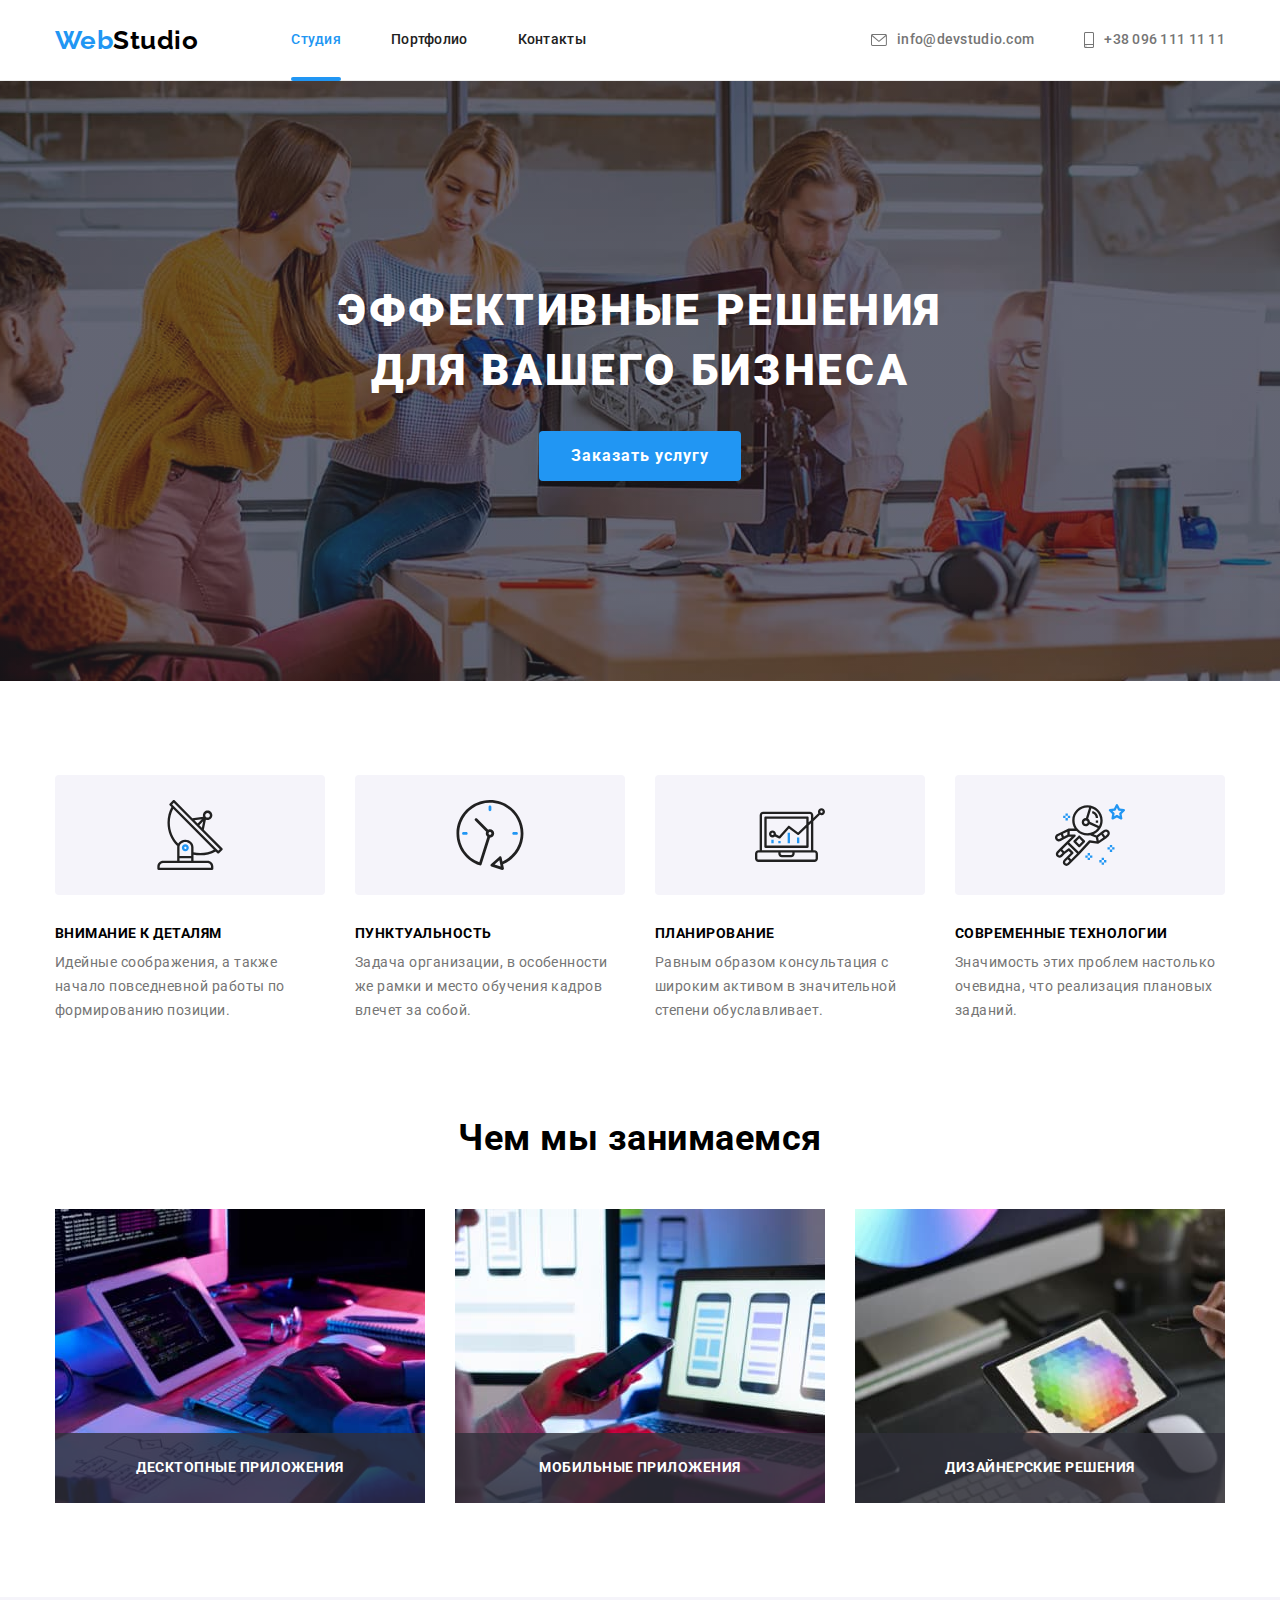
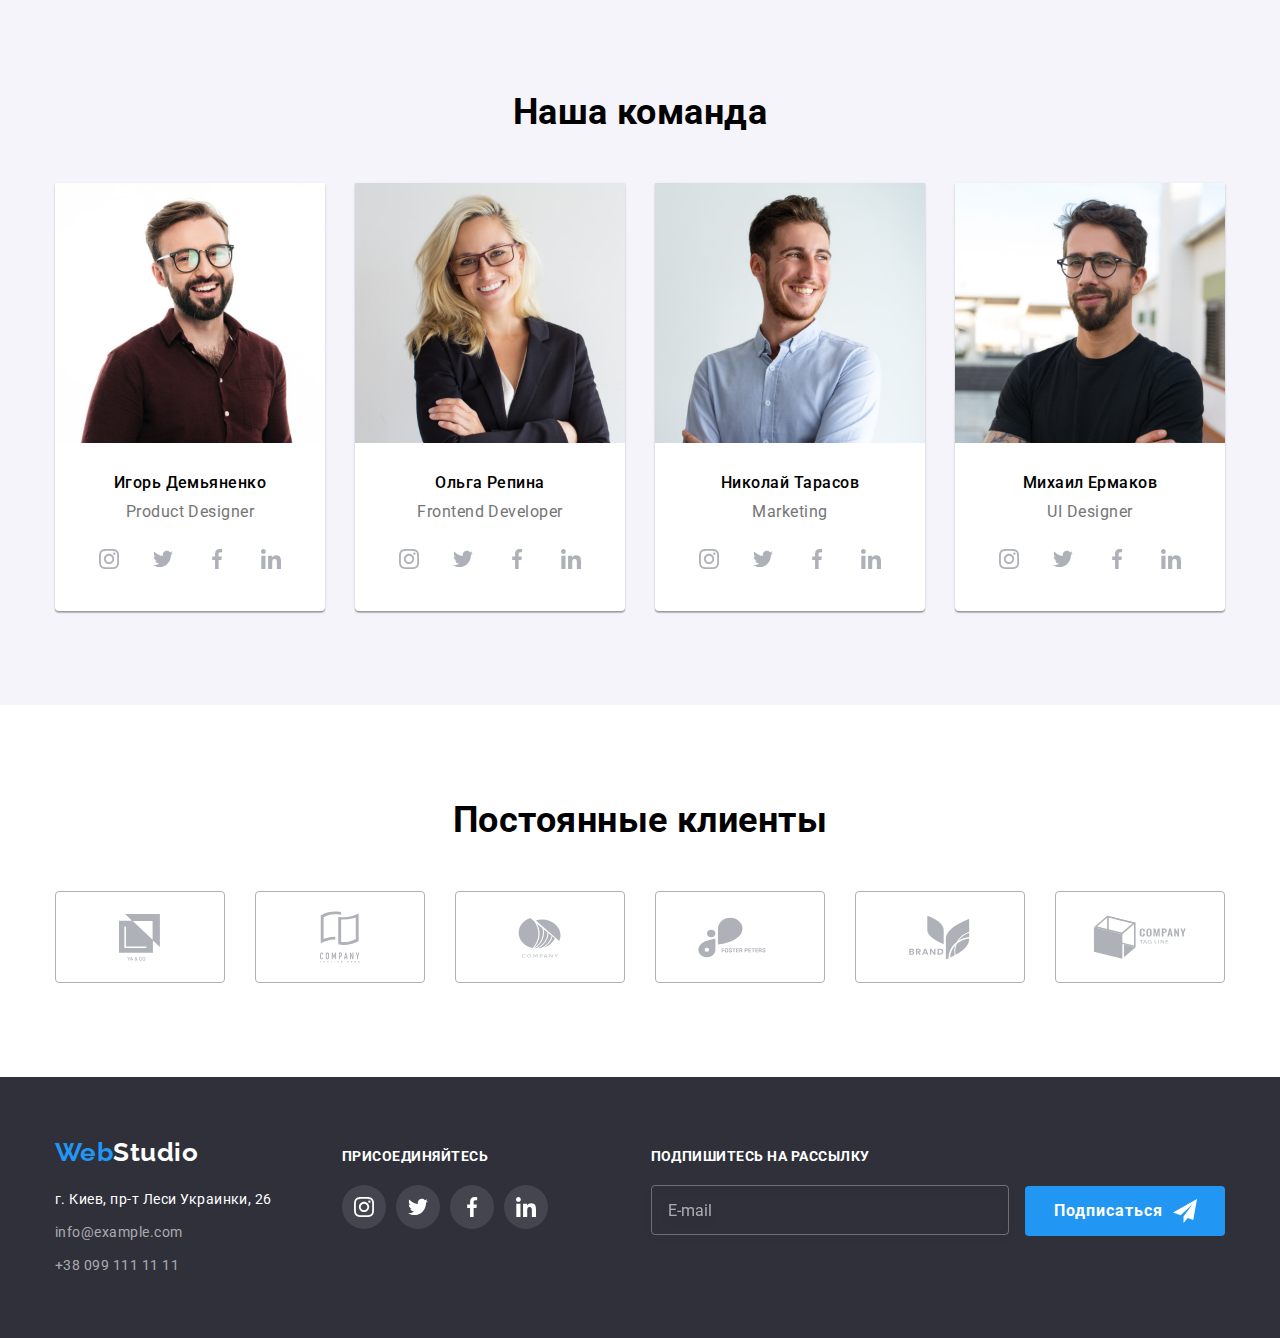
<file: index.html>
<!DOCTYPE html>
<html lang="ru">
<head>
    <meta charset="UTF-8">
    <meta http-equiv="X-UA-Compatible" content="IE=edge">
    <meta name="viewport" content="width=device-width, initial-scale=1.0">
    <title>WebStudio</title>
    <link rel="preconnect" href="https://fonts.gstatic.com">
    <link href="https://fonts.googleapis.com/css2?family=Raleway:wght@700&family=Roboto:wght@400;500;700;900&display=swap"
        rel="stylesheet">
    <link rel="stylesheet" href="https://cdnjs.cloudflare.com/ajax/libs/modern-normalize/1.0.0/modern-normalize.min.css">
    <link rel="stylesheet" href="./css/styles.css">
</head>
<body>
    <!-- шапка-->
    <header class="header">
        <div class="head-cont container">
            <nav class="nav">
            <a href="/" lang="en" class="logo link">Web<span class="logo studio">Studio</span></a>
                <ul class="site-nav list">
                    <li class="item">
                        <a href="./index.html" class="link current">Студия</a>
                    </li>
                    <li class="item">
                        <a href="./portfolio.html" class="link">Портфолио</a>
                    </li>
                    <li class="item">
                        <a href="" class="link">Контакты</a>
                    </li>
                </ul>
            </nav>
            <ul class="contacts list">
                <li class="contacts item">
                    <a href="mailto:info@devstudio.com" class="link">
                        <svg class="icon" width="16" height="12">
                            <use href="./images/icons/icons.svg#icon-mail"></use>
                        </svg>
                        info@devstudio.com
                    </a>
                </li>
                <li class="contacts item">
                    <a href="tel:+380961111111" class="link">
                        <svg class="icon" width="10" height="16">
                            <use href="./images/icons/icons.svg#icon-tel"></use>
                        </svg>
                        +38 096 111 11 11</a>
                </li>
            </ul>
        </div>
    </header>
    
    <!-- основа -->
    <main>
        <!-- банер -->
        <section class="hero">
            <div class="container">
                <h1 class="hero-title">Эффективные решения <br> для вашего бизнеса</h1>
                <button data-modal-open type="button" class="button primary">Заказать услугу</button>
            </div>
        </section>
        
        <!-- Преимущества студии -->
        <section class="section">
            <div class="advantages container">
                <h2 class="section-title hidden">Преимущества студии</h2>
                <ul class="advantages list">
                    <li class="advantages item">
                        <div class="thumb">
                            <svg class="icon" width="70" height="70">
                                <use href="./images/icons/icons.svg#icon-antenna"></use>
                            </svg>
                        </div>
                        <h3 class="title">Внимание к деталям</h3>
                        <p class="text">Идейные соображения, а также начало повседневной работы по формированию позиции.</p>
                    </li>
                    <li class="advantages item">
                        <div class="thumb">
                            <svg class="icon" width="70" height="70">
                                <use href="./images/icons/icons.svg#icon-clock"></use>
                            </svg>
                        </div>
                        <h3 class="title">Пунктуальность</h3>
                        <p class="text">Задача организации, в особенности же рамки и место обучения кадров влечет за собой.</p>
                    </li>
                    <li class="advantages item">
                        <div class="thumb">
                            <svg class="icon" width="70" height="70">
                                <use href="./images/icons/icons.svg#icon-diagram"></use>
                            </svg>
                        </div>
                        <h3 class="title">Планирование</h3>
                        <p class="text">Равным образом консультация с широким активом в значительной степени обуславливает.</p>
                    </li>
                    <li class="advantages item">
                        <div class="thumb">
                            <svg class="icon" width="70" height="70">
                                <use href="./images/icons/icons.svg#icon-astronaut"></use>
                            </svg>
                        </div>
                        <h3 class="title">Современные технологии</h3>
                        <p class="text">Значимость этих проблем настолько очевидна, что реализация плановых заданий.</p>
                    </li>
                </ul>
            </div>
        </section>

        <!-- Чем мы занимаемся -->
        <section class="proccess section">
            <div class="proccess container">
                <h2 class="section-title">Чем мы занимаемся</h2>
                <ul class="proccess list">
                    <li class="proccess item">
                        <img src="./images/devblockone.jpg" alt="developing process">
                        <p class="proccess text">Десктопные приложения</p>
                    </li>
                    <li class="proccess item">
                        <img src="./images/devblockotwo.jpg" alt="developing process">
                        <p class="proccess text">Мобильные приложения</p>
                    </li>
                    <li class="proccess item">
                        <img src="./images/devblockthree.jpg" alt="developing process">
                        <p class="proccess text">Дизайнерские решения</p>
                    </li>
                </ul>
            </div>
        </section>

        <!-- наша команда -->
        <section class="team section">
            <div class=" team container">
                <h2 class="section-title">Наша команда</h2>
                <ul class="team list">
                    <li class="team list-item">
                        <img src="./images/product-designer.jpg" alt="Product Designer photo">
                        <div class="team card">
                            <h3 class="title">Игорь Демьяненко</h3>
                            <p lang="en" class="text">Product Designer</p>
                            <ul class="media list">
                                <li class="media item">
                                    <a href="/" class="media link">
                                        <svg class="icon" width="20" height="20">
                                            <use href="./images/icons/icons.svg#icon-instagram"></use>
                                        </svg>
                                    </a>
                                </li>
                                <li class="media item">
                                    <a href="/" class="media link">
                                        <svg class="icon" width="20" height="20">
                                            <use href="./images/icons/icons.svg#icon-twitter"></use>
                                        </svg>
                                    </a>
                                </li>
                                <li class="media item">
                                    <a href="/" class="media link">
                                        <svg class="icon" width="20" height="20">
                                            <use href="./images/icons/icons.svg#icon-facebook"></use>
                                        </svg>
                                    </a>
                                </li>
                                <li class="media item">
                                    <a href="/" class="media link">
                                        <svg class="icon" width="20" height="20">
                                            <use href="./images/icons/icons.svg#icon-linkedin"></use>
                                        </svg>
                                    </a>
                                </li>
                            </ul>
                        </div>
                    </li>
                    <li class="team list-item">
                        <img src="./images/frontend-developer.jpg" alt="Frontend Developer photo">
                        <div class="team card">
                            <h3 class="title">Ольга Репина</h3>
                            <p lang="en" class="text">Frontend Developer</p>
                            <ul class="media list">
                                <li class="media item">
                                    <a href="/" class="media link">
                                        <svg class="icon" width="20" height="20">
                                            <use href="./images/icons/icons.svg#icon-instagram"></use>
                                        </svg>
                                    </a>
                                </li>
                                <li class="media item">
                                    <a href="/" class="media link">
                                        <svg class="icon" width="20" height="20">
                                            <use href="./images/icons/icons.svg#icon-twitter"></use>
                                        </svg>
                                    </a>
                                </li>
                                <li class="media item">
                                    <a href="/" class="media link">
                                        <svg class="icon" width="20" height="20">
                                            <use href="./images/icons/icons.svg#icon-facebook"></use>
                                        </svg>
                                    </a>
                                </li>
                                <li class="media item">
                                    <a href="/" class="media link">
                                        <svg class="icon" width="20" height="20">
                                            <use href="./images/icons/icons.svg#icon-linkedin"></use>
                                        </svg>
                                    </a>
                                </li>
                            </ul>
                        </div>
                    </li>
                    <li class="team list-item">
                        <img src="./images/marketing.jpg" alt="Marketing photo">
                        <div class="team card">
                            <h3 class="title">Николай Тарасов</h3>
                            <p lang="en" class="text">Marketing</p>
                            <ul class="media list">
                                <li class="media item">
                                    <a href="/" class="media link">
                                        <svg class="icon" width="20" height="20">
                                            <use href="./images/icons/icons.svg#icon-instagram"></use>
                                        </svg>
                                    </a>
                                </li>
                                <li class="media item">
                                    <a href="/" class="media link">
                                        <svg class="icon" width="20" height="20">
                                            <use href="./images/icons/icons.svg#icon-twitter"></use>
                                        </svg>
                                    </a>
                                </li>
                                <li class="media item">
                                    <a href="/" class="media link">
                                        <svg class="icon" width="20" height="20">
                                            <use href="./images/icons/icons.svg#icon-facebook"></use>
                                        </svg>
                                    </a>
                                </li>
                                <li class="media item">
                                    <a href="/" class="media link">
                                        <svg class="icon" width="20" height="20">
                                            <use href="./images/icons/icons.svg#icon-linkedin"></use>
                                        </svg>
                                    </a>
                                </li>
                            </ul>
                        </div>
                    </li>
                    <li class="team list-item">
                        <img src="./images/uidesigner.jpg" alt="UI Designer photo">
                        <div class="team card">
                            <h3 class="title">Михаил Ермаков</h3>
                            <p lang="en" class="text">UI Designer</p>
                            <ul class="media list">
                                <li class="media item">
                                    <a href="/" class="media link">
                                        <svg class="icon" width="20" height="20">
                                            <use href="./images/icons/icons.svg#icon-instagram"></use>
                                        </svg>
                                    </a>
                                </li>
                                <li class="media item">
                                    <a href="/" class="media link">
                                        <svg class="icon" width="20" height="20">
                                            <use href="./images/icons/icons.svg#icon-twitter"></use>
                                        </svg>
                                    </a>
                                </li>
                                <li class="media item">
                                    <a href="/" class="media link">
                                        <svg class="icon" width="20" height="20">
                                            <use href="./images/icons/icons.svg#icon-facebook"></use>
                                        </svg>
                                    </a>
                                </li>
                                <li class="media item">
                                    <a href="/" class="media link">
                                        <svg class="icon" width="20" height="20">
                                            <use href="./images/icons/icons.svg#icon-linkedin"></use>
                                        </svg>
                                    </a>
                                </li>
                            </ul>
                        </div>
                    </li>
                </ul>
            </div>
        </section>

        <!-- постоянные клиенты -->
        <section class="clients section">
            <div class="clients container">
                <h2 class="section-title">Постоянные клиенты</h2>
                <ul class="clients list">
                    <li class="clients item">
                        <a href="" class="clients link">
                            <svg class="icon" width="41" height="47">
                                <use href="./images/icons/icons.svg#icon-yaco"></use>
                            </svg>
                        </a>
                    </li>
                    <li class="clients item">
                        <a href="" class="clients link">
                            <svg class="icon" width="40" height="52">
                                <use href="./images/icons/icons.svg#icon-teglineco"></use>
                            </svg>
                        </a>
                    </li>
                    <li class="clients item">
                        <a href="" class="clients link">
                            <svg class="icon" width="43" height="41">
                                <use href="./images/icons/icons.svg#icon-company"></use>
                            </svg>
                        </a>
                    </li>
                    <li class="clients item">
                        <a href="" class="clients link">
                            <svg class="icon" width="84" height="41">
                                <use href="./images/icons/icons.svg#icon-foster"></use>
                            </svg>
                        </a>
                    </li>
                    <li class="clients item">
                        <a href="" class="clients link">
                            <svg class="icon" width="63" height="45">
                                <use href="./images/icons/icons.svg#icon-brand"></use>
                            </svg>
                        </a>
                    </li>
                    <li class="clients item">
                        <a href="" class="clients link">
                            <svg class="icon" width="94" height="44">
                                <use href="./images/icons/icons.svg#icon-cotag"></use>
                            </svg>
                        </a>
                    </li>
                </ul>
            </div>
        </section>
    </main>

    <!-- Футтер -->
    <footer class="footer">
        <div class="container">
            <div class="address-cont">
                <a href="/" lang="en" class="logo link">Web<span class="logo studio">Studio</span></a>
                <address class="address">
                    <p class="address text">г. Киев, пр-т Леси Украинки, 26</p>
                    <ul class="address-contacts list">
                        <li><p class="address-contact">info@example.com</p></li>
                        <li><p class="address-contact">+38 099 111 11 11</p></li>
                    </ul>
                </address>
            </div>
            <div class="join">
                <p class="join text">присоединяйтесь</p>
                <ul class="join list">
                    <li class="join item">
                        <a href="" class="join link">
                            <svg class="icon" width="20" height="20">
                                <use href="./images/icons/icons.svg#icon-instagram"></use>
                            </svg>
                        </a>
                    </li>
                    <li class="join item">
                        <a href="" class="join link">
                            <svg class="icon" width="20" height="20">
                                <use href="./images/icons/icons.svg#icon-twitter"></use>
                            </svg>
                        </a>
                    </li>
                    <li class="join item">
                        <a href="" class="join link">
                            <svg class="icon" width="20" height="20">
                                <use href="./images/icons/icons.svg#icon-facebook"></use>
                            </svg>
                        </a>
                    </li>
                    <li class="join item">
                        <a href="" class="join link">
                            <svg class="icon" width="20" height="20">
                                <use href="./images/icons/icons.svg#icon-linkedin"></use>
                            </svg>
                        </a>
                    </li>
                </ul>
            </div>
            <form class="mail form">
                <label for="mail" class="mail text">Подпишитесь на рассылку</label>
                <input type="email" name="mail" id="mail" class="mail input" placeholder="E-mail">
                <button type="submit" class="mail button">Подписаться</button>
            </form>
        </div>
    </footer>
    
    <div data-modal class="backdrop is-hidden">
        <div class="modal">
            <button data-modal-close type="button" class="close-button">
                <svg class="close-icon" width="18" height="18">
                    <use href="./images/icons/icons.svg#icon-close"></use>
                </svg>
            </button>
            <form class="send form">
                <p class="form-title">Оставьте свои данные, мы вам перезвоним</p>
                <label for="name" class="form-label">Имя</label>
                <div class="form-field">
                    <input type="text" name="name" id="name" class="form-input">
                    <svg class="form-icon" width="18" height="18">
                        <use href="./images/icons/icons.svg#icon-user"></use>
                    </svg>
                </div>
                <label for="tel" class="form-label">Телефон</label>
                <div class="form-field">
                    <input type="tel" name="tel" id="tel" class="form-input">
                    <svg class="form-icon" width="18" height="18">
                        <use href="./images/icons/icons.svg#icon-phone"></use>
                    </svg>
                </div>
                <label for="email" class="form-label">Почта</label>
                <div class="form-field">
                    <input type="email" name="email" id="email" class="form-input">
                    <svg class="form-icon" width="18" height="18">
                        <use href="./images/icons/icons.svg#icon-email"></use>
                    </svg>
                </div>
                <label for="comment" class="form-label">Комментарий</label>
                <textarea name="comment" id="comment" placeholder="Введите текст" class="form-com"></textarea>
                <label class="form-check">
                    <input type="checkbox" name="policy" class="checkbox">
                    <span class="check-icon"></span>
                    Соглашаюсь с рассылкой и принимаю&nbsp;
                    <a href="" class="policy-link"> Условия договора</a>
                </label>
                <button type="submit" class="send button">Отправить</button>
            </form>
        </div>
    </div>

    <script src="./js/modal.js"></script>
</body>
</html>
</file>
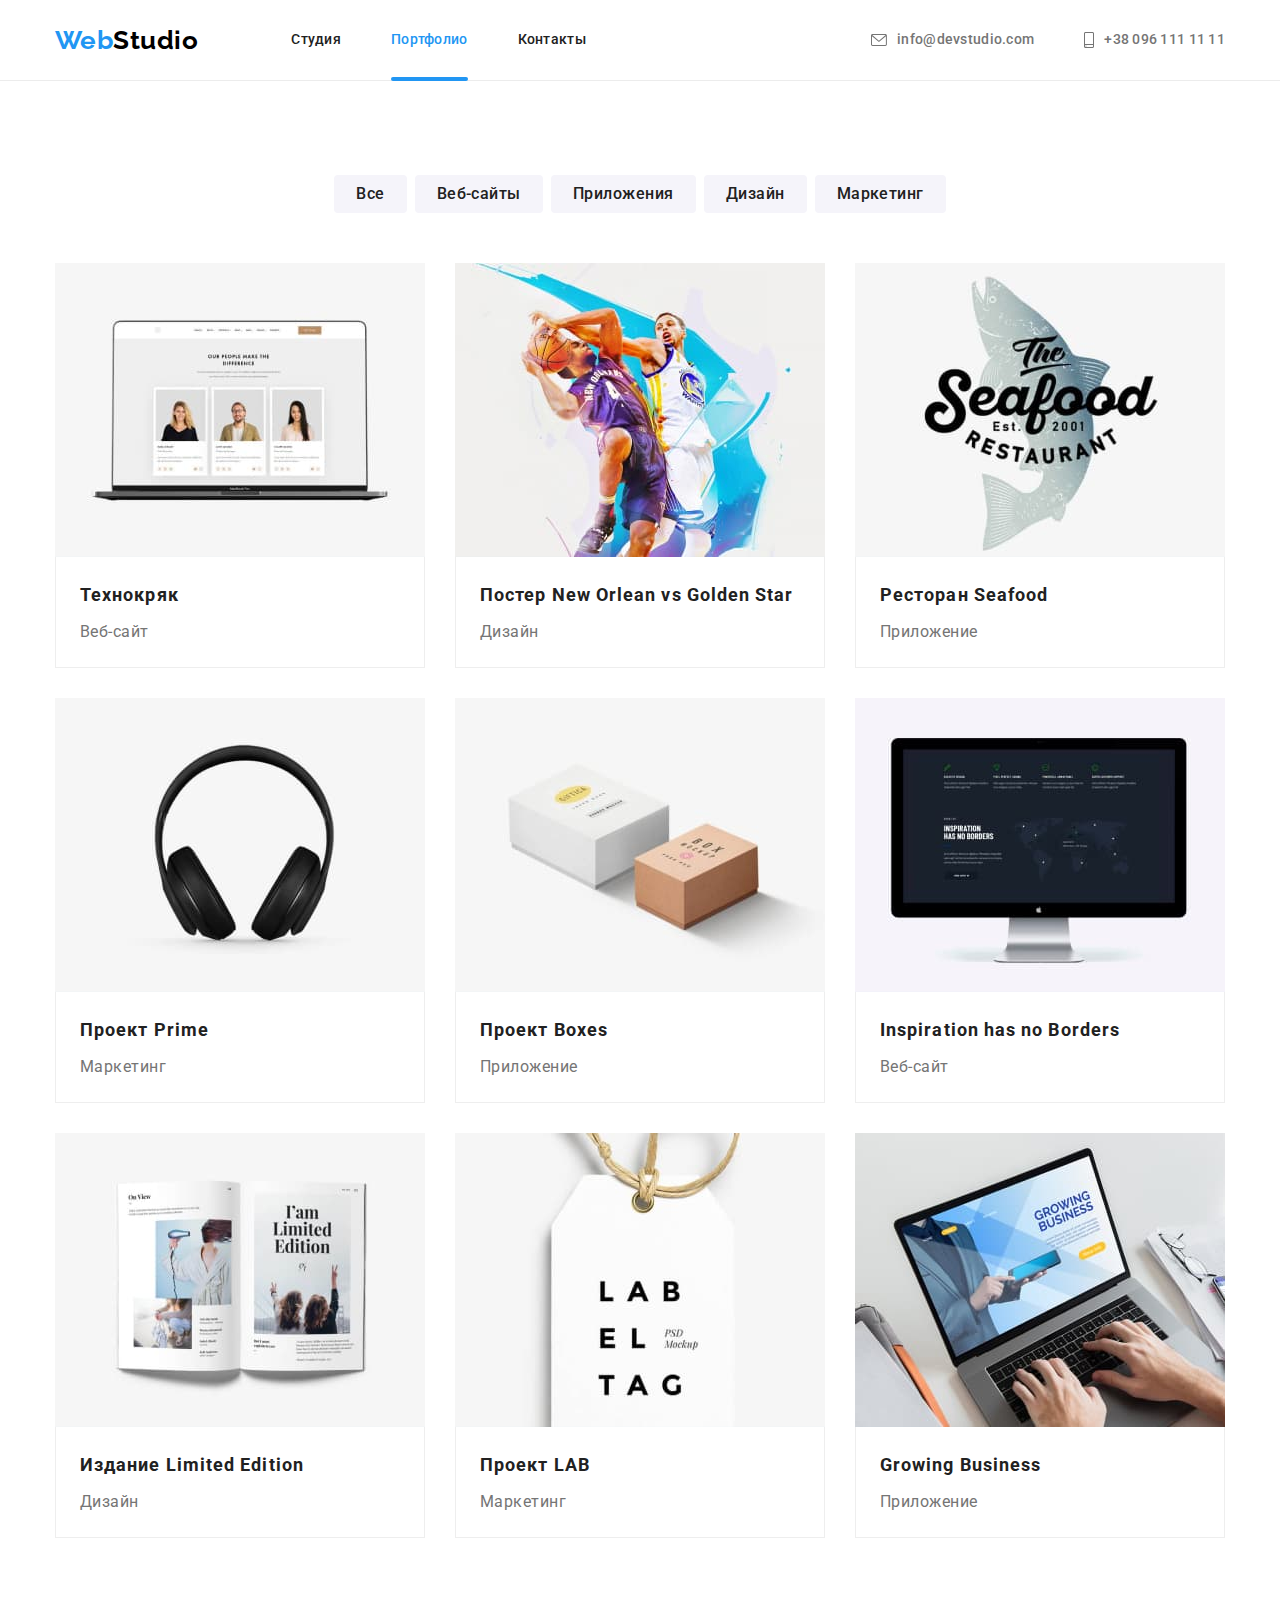
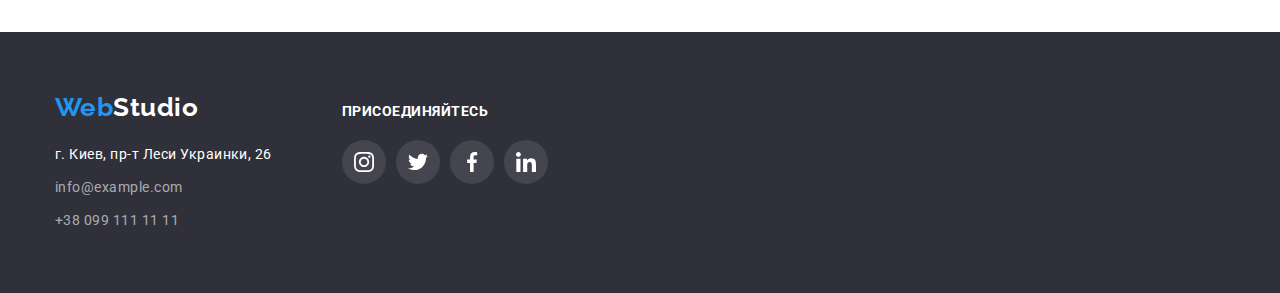
<file: portfolio.html>
<!DOCTYPE html>
<html lang="en">
<head>
    <meta charset="UTF-8">
    <meta http-equiv="X-UA-Compatible" content="IE=edge">
    <meta name="viewport" content="width=device-width, initial-scale=1.0">
    <title>Portfolio</title>
    <link rel="preconnect" href="https://fonts.gstatic.com">
    <link href="https://fonts.googleapis.com/css2?family=Raleway:wght@700&family=Roboto:wght@400;500;700;900&display=swap"
        rel="stylesheet">
    <link rel="stylesheet" href="https://cdnjs.cloudflare.com/ajax/libs/modern-normalize/1.0.0/modern-normalize.min.css">
    <link rel="stylesheet" href="./css/styles.css">
</head>
<body>
    <!-- шапка-->
    <header class="header">
        <div class="head-cont container">
            <nav class="nav">
                <a href="/" lang="en" class="logo link">Web<span class="logo studio">Studio</span></a>
                <ul class="site-nav list">
                    <li class="item">
                        <a href="./index.html" class="link">Студия</a>
                    </li>
                    <li class="item">
                        <a href="./portfolio.html" class="link current">Портфолио</a>
                    </li>
                    <li class="item">
                        <a href="" class="link">Контакты</a>
                    </li>
                </ul>
            </nav>
            <ul class="contacts list">
                <li class="contacts item">
                    <a href="mailto:info@devstudio.com" class="link">
                        <svg class="icon" width="16" height="12">
                            <use href="./images/icons/icons.svg#icon-mail"></use>
                        </svg>
                        info@devstudio.com
                    </a>
                </li>
                <li class="contacts item">
                    <a href="tel:+380961111111" class="link">
                        <svg class="icon" width="10" height="16">
                            <use href="./images/icons/icons.svg#icon-tel"></use>
                        </svg>
                        +38 096 111 11 11</a>
                </li>
            </ul>
        </div>
    </header>

    <!-- основа -->
    <main>
        <section class="section">
            <div class="portfolio container">
                <h1 class="hidden">Наши работы</h1>
                <ul class="buttons list">
                    <li class="item"><button type="button" class="button secondary">Все</button></li>
                    <li class="item"><button type="button" class="button secondary">Веб-сайты</button></li>
                    <li class="item"><button type="button" class="button secondary">Приложения</button></li>
                    <li class="item"><button type="button" class="button secondary">Дизайн</button></li>
                    <li class="item"><button type="button" class="button secondary">Маркетинг</button></li>
                </ul>
                <ul class="work list">
                <li class="work item">
                    <a href="" class="work link">
                    <div class="work overlay">
                        <img src="./images/technokryak.jpg" alt="Технокряк">
                        <p class="slide-text">Технокряк это современная площадка распространения коронавируса. Компании используют эту платформу
                            для цифрового шпионажа и атак на защищённые сервера конкурентов.
                        </p>
                    </div>
                    <div class="card">
                        <h2 class="title">Технокряк</h2>
                        <p class="text">Веб-сайт</p>
                    </div>
                    </a>
                </li>
                <li class="work item">
                    <a href="" class="work link">
                    <div class="work overlay">
                        <img src="./images/gsw.jpg" alt="Постер">
                        <p class="slide-text">Технокряк это современная площадка распространения коронавируса. Компании используют эту платформу
                            для цифрового шпионажа и атак на защищённые сервера конкурентов.
                        </p>
                    </div>
                    <div class="card">
                        <h2 class="title">Постер New Orlean vs Golden Star</h2>
                        <p class="text">Дизайн</p>
                    </div>
                     </a>
                </li>
                <li class="work item">
                    <a href="" class="work link">
                    <div class="work overlay">
                        <img src="./images/restaurant.jpg" alt="Ресторан Seafood">
                        <p class="slide-text">Технокряк это современная площадка распространения коронавируса. Компании используют эту платформу
                            для цифрового шпионажа и атак на защищённые сервера конкурентов.
                        </p>
                    </div>
                    <div class="card">
                        <h2 class="title">Ресторан Seafood</h2>
                        <p class="text">Приложение</p>
                    </div>
                    </a>
                </li>
                <li class="work item">
                    <a href="" class="work link">
                    <div class="work overlay">
                        <img src="./images/ears.jpg" alt="Проект Prime">
                        <p class="slide-text">Технокряк это современная площадка распространения коронавируса. Компании используют эту платформу
                            для цифрового шпионажа и атак на защищённые сервера конкурентов.
                        </p>
                    </div>
                    <div class="card">
                        <h2 class="title">Проект Prime</h2>
                        <p class="text">Маркетинг</p>
                    </div>
                    </a>
                </li>
                <li class="work item">
                    <a href="" class="work link">
                    <div class="work overlay">
                        <img src="./images/boxes.jpg" alt="Проект Boxes">
                        <p class="slide-text">Технокряк это современная площадка распространения коронавируса. Компании используют эту платформу
                            для цифрового шпионажа и атак на защищённые сервера конкурентов.
                        </p>
                    </div>
                    <div class="card">
                        <h2 class="title">Проект Boxes</h2>
                        <p class="text">Приложение</p>
                    </div>
                    </a>
                </li>
                <li class="work item">
                    <a href="" class="work link">
                    <div class="work overlay">
                        <img src="./images/monitor.jpg" alt="Сайт Inspiration">
                        <p class="slide-text">Технокряк это современная площадка распространения коронавируса. Компании используют эту платформу
                            для цифрового шпионажа и атак на защищённые сервера конкурентов.
                        </p>
                    </div>
                    <div class="card">
                        <h2 class="title">Inspiration has no Borders</h2>
                        <p class="text">Веб-сайт</p>
                    </div>
                    </a>
                </li>
                <li class="work item">
                    <a href="" class="work link">
                    <div class="work overlay">
                        <img src="./images/limed.jpg" alt="Издание Limited edition">
                        <p class="slide-text">Технокряк это современная площадка распространения коронавируса. Компании используют эту платформу
                            для цифрового шпионажа и атак на защищённые сервера конкурентов.
                        </p>
                    </div>
                    <div class="card">
                        <h2 class="title">Издание Limited Edition</h2>
                        <p class="text">Дизайн</p>
                    </div>
                    </a>
                </li>
                <li class="work item">
                    <a href="" class="work link">
                    <div class="work overlay">
                        <img src="./images/lab.jpg" alt="Проект Lab">
                        <p class="slide-text">Технокряк это современная площадка распространения коронавируса. Компании используют эту платформу
                            для цифрового шпионажа и атак на защищённые сервера конкурентов.
                        </p>
                    </div>
                    <div class="card">
                        <h2 class="title">Проект LAB</h2>
                        <p class="text">Маркетинг</p>
                    </div>
                    </a>
                </li>
                <li class="work item">
                    <a href="" class="work link">
                    <div class="work overlay">
                        <img src="./images/business.jpg" alt="Growing Business">
                        <p class="slide-text">Технокряк это современная площадка распространения коронавируса. Компании используют эту платформу
                            для цифрового шпионажа и атак на защищённые сервера конкурентов.
                        </p>
                    </div>
                    <div class="card">
                        <h2 class="title">Growing Business</h2>
                        <p class="text">Приложение</p>
                    </div>
                    </a>
                </li>
                </ul>
            </div>
        </section>
    </main>

    <!-- Футтер -->
    <footer class="footer">
        <div class="container">
            <div class="address-cont">
                <a href="/" lang="en" class="logo link">Web<span class="logo studio">Studio</span></a>
                <address class="address">
                    <p class="address text">г. Киев, пр-т Леси Украинки, 26</p>
                    <ul class="address-contacts list">
                        <li>
                            <p class="address-contact">info@example.com</p>
                        </li>
                        <li>
                            <p class="address-contact">+38 099 111 11 11</p>
                        </li>
                    </ul>
                </address>
            </div>
            <div class="join">
                <p class="join text">присоединяйтесь</p>
                <ul class="join list">
                    <li class="join item">
                        <a href="" class="join link">
                            <svg class="icon" width="20" height="20">
                                <use href="./images/icons/icons.svg#icon-instagram"></use>
                            </svg>
                        </a>
                    </li>
                    <li class="join item">
                        <a href="" class="join link">
                            <svg class="icon" width="20" height="20">
                                <use href="./images/icons/icons.svg#icon-twitter"></use>
                            </svg>
                        </a>
                    </li>
                    <li class="join item">
                        <a href="" class="join link">
                            <svg class="icon" width="20" height="20">
                                <use href="./images/icons/icons.svg#icon-facebook"></use>
                            </svg>
                        </a>
                    </li>
                    <li class="join item">
                        <a href="" class="join link">
                            <svg class="icon" width="20" height="20">
                                <use href="./images/icons/icons.svg#icon-linkedin"></use>
                            </svg>
                        </a>
                    </li>
                </ul>
            </div>
        </div>
    </footer>
</body>
</html>
</file>
<file: css/styles.css>
html {
  box-sizing: border-box;
}

*,
*::after,
*::before {
  box-sizing: inherit;
  margin: 0;
  padding: 0;
}

:root {
  --primary-white-color: #ffffff;
  --dark-background-color: #2f303a;
  --add-color: #f5f4fa;
  --main-text-color: #212121;
  --accent-color: #2196f3;
  --p-color: #757575;
  --logo-color: #000000;
  --footer-text-color: rgba(255, 255, 255, 0.6);
  --primary-button-hover: #188ce8;
  --header-border: #ececec;
  --card-border: #eeeeee;
  --new-hero-back: #c4c4c4;
  --icon-link-color: #afb1b8;
  --join-icon-back: rgba(255, 255, 255, 0.1);
  --li-gap: 30px;
}

body {
  background-color: var(--primary-white-color);
  color: var (--main-text-color);
  font-family: Roboto, sans-serif;
  font-weight: 400;
  letter-spacing: 0.03em;
}

h1,
h3 {
  margin: 0;
}

p {
  margin: 0;
}

h2 {
  margin-bottom: 50px;
}

img {
  display: block;
  max-width: 100%;
}

.section {
  padding-top: 94px;
  padding-bottom: 94px;
}

.container {
  width: 1200px;
  margin: 0 auto;
  padding-left: 15px;
  padding-right: 15px;
}

.list {
  padding: 0;
  list-style: none;
}

.link {
  display: inline-block;
  text-decoration: none;
}

/* header style */
.header {
  border-bottom: 1px solid var(--header-border);
}

.head-cont {
  display: flex;
  align-items: center;
}

.nav {
  display: flex;
  align-items: center;
}

.logo {
  color: var(--accent-color);
  font-family: Raleway, sans-serif;
  font-weight: 700;
  font-size: 26px;
  line-height: 1.19;
}

header .logo.studio {
  color: var(--logo-color);
}

footer .logo.studio {
  color: var(--primary-white-color);
}

.site-nav {
  display: flex;
  margin-left: 93px;
}

.site-nav .item:not(:last-child) {
  margin-right: 50px;
}

.site-nav .link {
  padding-top: 32px;
  padding-bottom: 32px;
  color: var(--main-text-color);
  font-weight: 500;
  font-size: 14px;
  line-height: 1.14;
  letter-spacing: 0.02em;
  transition: color 250ms cubic-bezier(0.4, 0, 0.2, 1);
}

.site-nav .link:hover,
.site-nav .link:focus {
  color: var(--accent-color);
}

.site-nav .link.current {
  position: relative;
  color: var(--accent-color);
}

.site-nav .link.current::after {
  position: absolute;
  bottom: -1px;
  left: 0;
  width: 100%;
  height: 4px;
  content: "";
  background-color: var(--accent-color);
  border: none;
  border-radius: 2px;
}

.contacts {
  display: flex;
  margin-left: auto;
}

.contacts .item + .item {
  margin-left: 50px;
}

.contacts .link {
  padding-top: 32px;
  padding-bottom: 32px;
  display: flex;
  align-items: center;
  color: var(--p-color);
  font-weight: 500;
  font-size: 14px;
  line-height: 1.14;
  letter-spacing: 0.02em;
  transition: color 250ms cubic-bezier(0.4, 0, 0.2, 1);
}

.contacts .link:hover,
.contacts .link:focus {
  color: var(--accent-color);
}

.contacts .icon {
  margin-right: 10px;
  fill: currentColor;
}
/* header style */

/* hero style */
.hero {
  padding-top: 200px;
  padding-bottom: 200px;
  margin-right: auto;
  margin-left: auto;
  max-width: 1600px;
  background-color: var(--new-hero-back);
  background-image: linear-gradient(
      to right,
      rgba(47, 48, 58, 0.4),
      rgba(47, 48, 58, 0.4)
    ),
    url(../images/hero-back.jpg);
  background-repeat: no-repeat;
  background-position: center;
  color: var(--primary-white-color);
  text-align: center;
}

.hero-title {
  margin-bottom: 30px;
  font-weight: 900;
  font-size: 44px;
  line-height: 1.36;
  letter-spacing: 0.06em;
  text-transform: uppercase;
}

.button {
  display: inline-block;
  font-family: inherit;
  font-size: 16px;
  cursor: pointer;
  border: solid 0px;
  border-radius: 4px;
}

.button.primary,
.send.button {
  min-width: 200px;
  padding: 10px 32px;
  background-color: var(--accent-color);
  color: var(--primary-white-color);
  font-weight: 700;
  line-height: 1.88;
  letter-spacing: 0.06em;
  text-align: center;
  transition: background-color 250ms cubic-bezier(0.4, 0, 0.2, 1);
}

.button.primary:hover,
.button.primary:focus {
  background-color: var(--primary-button-hover);
  box-shadow: 0px 4px 4px rgba(0, 0, 0, 0.15);
}
/* hero style */

/*portfolio filters */
.button.secondary {
  padding: 6px 22px;
  background-color: var(--add-color);
  color: var(--main-text-color);
  font-weight: 500;
  line-height: 1.63;
  letter-spacing: 0.03em;
  transition: color 250ms cubic-bezier(0.4, 0, 0.2, 1),
    background-color 250ms cubic-bezier(0.4, 0, 0.2, 1);
}

.button.secondary:hover,
.button.secondary:focus {
  background-color: var(--accent-color);
  color: var(--primary-white-color);
  box-shadow: 0px 3px 1px rgba(0, 0, 0, 0.1), 0px 1px 2px rgba(0, 0, 0, 0.08),
    0px 2px 2px rgba(0, 0, 0, 0.12);
}
/*portfolio filters */

.hidden {
  position: absolute;
  width: 1px;
  height: 1px;
  margin: -1px;
  border: 0;
  padding: 0;
  clip: rect(0 0 0 0);
  overflow: hidden;
}

/* advantages section */
.advantages.list {
  display: flex;
  flex-wrap: wrap;
  margin-right: calc(-1 * var(--li-gap));
}

.advantages .item {
  flex-basis: calc((100% / 4 - var(--li-gap)));
  width: 270px;
  margin-right: var(--li-gap);
}

.advantages .thumb {
  display: flex;
  justify-content: center;
  align-items: center;
  margin-bottom: 30px;
  width: 100%;
  height: 120px;
  background: #f5f4fa;
  border-radius: 4px;
}

.advantages .title {
  margin-bottom: 10px;
  font-weight: 700;
  font-size: 14px;
  line-height: 1.17;
  text-transform: uppercase;
}

.advantages .text {
  color: var(--p-color);
  font-size: 14px;
  line-height: 1.71;
}
/* advantages section */

/* proccess list */
.proccess.section {
  padding-top: 0;
}

.section-title {
  font-weight: 700;
  font-size: 36px;
  line-height: 1.17;
  text-align: center;
}
.proccess .list {
  display: flex;
  flex-wrap: wrap;
  margin-right: calc(-1 * var(--li-gap));
}

.proccess .item {
  position: relative;
  flex-basis: calc((100% / 3 - var(--li-gap)));
  margin-right: var(--li-gap);
}

.proccess.text {
  font-weight: 700;
  font-size: 14px;
  line-height: 1.14;
  text-align: center;
  text-transform: uppercase;

  position: absolute;
  left: 0;
  bottom: 0;
  width: 100%;
  height: 70px;
  display: flex;
  justify-content: center;
  align-items: center;
  padding-left: 15px;
  padding-right: 15px;

  color: var(--primary-white-color);
  background-color: rgba(47, 48, 58, 0.8);
}
/* proccess list */

/* team section */
.team.section {
  background-color: var(--add-color);
}

.team.list {
  display: flex;
  flex-wrap: wrap;
  text-align: center;
  margin-right: calc(-1 * var(--li-gap));
}

.team.list-item {
  flex-basis: calc((100% / 4 - var(--li-gap)));
  margin-right: var(--li-gap);
  box-shadow: 0px 1px 3px rgba(0, 0, 0, 0.12), 0px 1px 1px rgba(0, 0, 0, 0.14),
    0px 2px 1px rgba(0, 0, 0, 0.2);
  border-radius: 0px 0px 4px 4px;
  background-color: var(--primary-white-color);
}

.team.card {
  padding-top: var(--li-gap);
  padding-bottom: var(--li-gap);
  padding-left: 32px;
  padding-right: 32px;
}

.team .title {
  margin-bottom: 10px;
  font-weight: 500;
  font-size: 16px;
  line-height: 1.19;
}

.team .text {
  margin-bottom: 16px;
  color: var(--p-color);
  font-size: 16px;
  line-height: 1.19;
}

.media.list {
  display: flex;
  justify-content: space-between;
}

.media .item:not(:last-child) {
  margin-right: 10px;
}

.media .link {
  display: flex;
  align-items: center;
  padding: 12px;
  border-radius: 50%;
  color: var(--icon-link-color);
  transition: color 250ms cubic-bezier(0.4, 0, 0.2, 1),
    background-color 250ms cubic-bezier(0.4, 0, 0.2, 1);
}

.media .icon {
  fill: currentColor;
}

.media .link:hover,
.media .link:focus {
  background-color: var(--accent-color);
  color: var(--primary-white-color);
}
/* team section */

/* clients section */
.clients .list {
  display: flex;
  margin-right: calc(-1 * var(--li-gap));
}

.clients .item {
  flex-basis: calc((100% / 6 - var(--li-gap)));
  margin-right: var(--li-gap);
}

.clients .link {
  display: flex;
  justify-content: center;
  align-items: center;
  height: 92px;
  color: var(--icon-link-color);
  border: 1px solid var(--icon-link-color);
  border-radius: 4px;
  transition: color 250ms cubic-bezier(0.4, 0, 0.2, 1),
    border 250ms cubic-bezier(0.4, 0, 0.2, 1);
}

.clients .link:hover,
.clients .link:focus {
  color: var(--accent-color);
  border: 1px solid var(--accent-color);
}

.clients .icon {
  fill: currentColor;
}
/* clients section */

/* footer */
.footer {
  padding-top: 60px;
  padding-bottom: 60px;
  background-color: var(--dark-background-color);
}
.footer .container {
  display: flex;
  align-items: baseline;
}

.address-cont {
  flex-direction: column;
  margin-right: 70px;
}

.address-cont .logo {
  margin-bottom: 20px;
}

.address {
  color: var(--primary-white-color);
  font-style: normal;
  font-size: 14px;
  line-height: 1.71;
}

.address.text {
  margin-bottom: 9px;
}

.address-contacts li:not(:last-child) {
  margin-bottom: 9px;
}

.address-contact {
  color: var(--footer-text-color);
  font-size: 14px;
  line-height: 1.71;
}

.join {
  display: flex;
  flex-direction: column;
}

.join .text {
  margin-bottom: 20px;
  font-weight: 700;
  font-size: 14px;
  line-height: 1.14;
  text-transform: uppercase;
  color: var(--primary-white-color);
}

.join .list {
  display: flex;
  flex-direction: row;
}

.join .item:not(:last-child) {
  margin-right: 10px;
}

.join .link {
  display: flex;
  padding: 12px;
  color: var(--primary-white-color);
  background-color: var(--join-icon-back);
  border-radius: 50%;
  transition: background-color 250ms cubic-bezier(0.4, 0, 0.2, 1);
}

.join .link:hover,
.join .link:focus {
  background-color: var(--accent-color);
}

.join .icon {
  fill: currentColor;
}

.mail.form {
  margin-left: auto;
}

.mail .text {
  font-weight: 700;
  font-size: 14px;
  line-height: 1.14;
  text-transform: uppercase;
  display: block;
  margin-bottom: 20px;
  color: var(--primary-white-color);
}

.mail .input {
  display: inline-block;
  width: 358px;
  height: 50px;
  padding: 15px 16px;
  margin-right: 12px;
  color: var(--primary-white-color);
  background-color: transparent;
  border: 1px solid rgba(255, 255, 255, 0.3);
  filter: drop-shadow(0px 4px 4px rgba(0, 0, 0, 0.15));
  border-radius: 4px;
  transition: border 250ms cubic-bezier(0.4, 0, 0.2, 1);
}

.mail .input:hover,
.mail .input:focus {
  border: 1px solid var(--accent-color);
}

.mail .input::placeholder {
  font-size: 16px;
  line-height: 1.25;
  color: rgba(255, 255, 255, 0.6);
}

.mail.button {
  position: relative;
  font-weight: 700;
  line-height: 1.88;
  letter-spacing: 0.06em;
  min-width: 200px;
  padding: 10px 29px;
  background-color: var(--accent-color);
  color: var(--primary-white-color);
  text-align: left;
  transition: background-color 250ms cubic-bezier(0.4, 0, 0.2, 1);
}

.mail.button:hover,
.mail.button:focus {
  background-color: var(--primary-button-hover);
}

.mail.button::after {
  content: "";
  position: absolute;
  top: 50%;
  transform: translateY(-50%);
  right: 28px;
  width: 24px;
  height: 24px;
  margin-left: 10px;
  background-image: url(../images/icons/send.svg);
}

/* footer */

/* filters */
.buttons.list {
  display: flex;
  justify-content: center;
  margin-bottom: 50px;
}

.buttons .item:not(:last-child) {
  margin-right: 8px;
}
/* filters */

/* portfolio work */
.work.list {
  display: flex;
  flex-wrap: wrap;
  margin-right: calc(-1 * var(--li-gap));
  margin-bottom: calc(-1 * var(--li-gap));
}

.work.item {
  flex-basis: calc((100% / 3 - var(--li-gap)));
  margin-right: var(--li-gap);
  margin-bottom: var(--li-gap);
}

.work.link {
  transition: box-shadow 250ms cubic-bezier(0.4, 0, 0.2, 1);
}

.work.link:hover,
.work.link:focus {
  box-shadow: 0px 1px 1px rgba(0, 0, 0, 0.12), 0px 4px 4px rgba(0, 0, 0, 0.06),
    1px 4px 6px rgba(0, 0, 0, 0.16);
}

.work.overlay {
  position: relative;
  overflow: hidden;
}

.slide-text {
  font-size: 18px;
  line-height: 1.56;
  position: absolute;
  top: 0;
  width: 100%;
  height: 100%;
  display: flex;
  justify-content: center;
  align-items: center;
  padding-left: 24px;
  padding-right: 24px;
  color: var(--primary-white-color);
  background-color: rgba(33, 150, 243, 0.9);
  transform: translateY(100%);
  transition: transform 250ms cubic-bezier(0.4, 0, 0.2, 1);
}

.work.link:hover .slide-text,
.work.link:focus .slide-text {
  transform: translateY(0);
}

.work .card {
  padding: 20px 24px;
  border-bottom: 1px solid var(--card-border);
  border-left: 1px solid var(--card-border);
  border-right: 1px solid var(--card-border);
}

.work .title {
  margin-bottom: 4px;
  color: var(--main-text-color);
  font-family: Roboto;
  font-weight: 700;
  font-size: 18px;
  line-height: 2;
  letter-spacing: 0.06em;
}

.work .text {
  color: var(--p-color);
  font-size: 16px;
  line-height: 1.88;
}
/* portfolio work */

/* modal */
.backdrop {
  position: fixed;
  top: 0;
  left: 0;

  width: 100vw;
  height: 100vh;

  background-color: rgba(0, 0, 0, 0.2);

  opacity: 1;
  transition: opacity 250ms cubic-bezier(0.4, 0, 0.2, 1);
}

.backdrop.is-hidden {
  visibility: hidden;
  opacity: 0;
  pointer-events: none;
  transform: scale(0);
}

.backdrop.is-hidden .modal {
  transform: translate(-50%, -50%) scale(0);
}

.modal {
  position: absolute;
  top: 50%;
  left: 50%;
  transform: translate(-50%, -50%) scale(1);

  max-width: 528px;
  width: 100%;
  max-height: 581px;
  height: 100%;
  padding: 40px;

  background-color: var(--primary-white-color);
  box-shadow: 0px 1px 3px rgba(0, 0, 0, 0.12), 0px 1px 1px rgba(0, 0, 0, 0.14),
    0px 2px 1px rgba(0, 0, 0, 0.2);
  border-radius: 4px;

  transition: transform 250ms cubic-bezier(0.4, 0, 0.2, 1);
}

.close-button {
  position: absolute;
  right: 8px;
  top: 8px;
  display: flex;
  align-items: center;
  padding: 6px;
  color: var(--logo-color);
  background-color: var(--primary-white-color);
  border: 1px solid rgba(0, 0, 0, 0.1);
  border-radius: 50%;
  cursor: pointer;
  transition: color 250ms cubic-bezier(0.4, 0, 0.2, 1);
}

.close-button:hover,
.close-button:focus {
  color: var(--accent-color);
}

.close-icon {
  fill: currentColor;
}

.send.form {
  width: 100%;
}

.form-title {
  font-weight: 700;
  font-size: 20px;
  line-height: 1.15;
  text-align: center;
  margin-bottom: 12px;
  color: var(--main-text-color);
}

.form-label {
  font-size: 12px;
  line-height: 1.17;
  letter-spacing: 0.01em;
  display: block;
  margin-bottom: 4px;
  color: var(--p-color);
}

.form-field {
  position: relative;
  margin-bottom: 10px;
}

.form-input {
  display: block;
  width: 100%;
  height: 40px;
  padding-top: 12px;
  padding-bottom: 12px;
  padding-left: 42px;
  border: 1px solid rgba(33, 33, 33, 0.2);
  border-radius: 4px;
  transition: border 250ms cubic-bezier(0.4, 0, 0.2, 1);
}

.form-input:hover,
.form-input:focus {
  border: 1px solid var(--accent-color);
  outline-color: var(--accent-color);
}

.form-icon {
  position: absolute;
  top: 50%;
  left: 12px;
  transform: translateY(-50%);
  fill: var(--main-text-color);
  transition: fill 250ms cubic-bezier(0.4, 0, 0.2, 1);
}

.form-input:hover + .form-icon,
.form-input:focus + .form-icon {
  fill: var(--accent-color);
}

.form-com {
  display: block;
  width: 100%;
  height: 120px;
  margin-bottom: 20px;
  padding: 12px 16px;
  resize: none;
  border: 1px solid rgba(33, 33, 33, 0.2);
  border-radius: 4px;
  transition: border 250ms cubic-bezier(0.4, 0, 0.2, 1);
}

.form-com:hover,
.form-com:focus {
  border: 1px solid var(--accent-color);
  outline-color: var(--accent-color);
}

.form-com::placeholder {
  font-size: 12px;
  line-height: 1.17;
  letter-spacing: 0.01em;
  color: rgba(117, 117, 117, 0.5);
}

.form-check {
  display: flex;
  align-items: center;
  margin-bottom: 30px;
  font-size: 14px;
  line-height: 1.71;
  color: var(--p-color);
}

.form-check:hover,
.form-check:focus {
  outline: 2px solid var(--accent-color);
}

.checkbox {
  appearance: none;
}

.check-icon {
  display: inline-block;
  width: 16px;
  height: 15px;
  margin-right: 8px;
  cursor: pointer;
  border: 2px solid var(--main-text-color);
  border-radius: 4px;
  transition: 250ms cubic-bezier(0.4, 0, 0.2, 1);
}

.check-icon:hover,
.check-icon:focus {
  border: 2px solid var(--accent-color);
}

.checkbox:checked + .check-icon {
  background-color: var(--accent-color);
  background-image: url(../images/icons/checkbox.svg);
  background-size: contain;
  border: none;
}

.policy-link {
  font-size: 14px;
  line-height: 1.71;
  color: var(--accent-color);
}

.send.button {
  display: block;
  margin: 0 auto;
}

.send.button:hover {
  background-color: var(--primary-button-hover);
}
/* modal */
</file>
